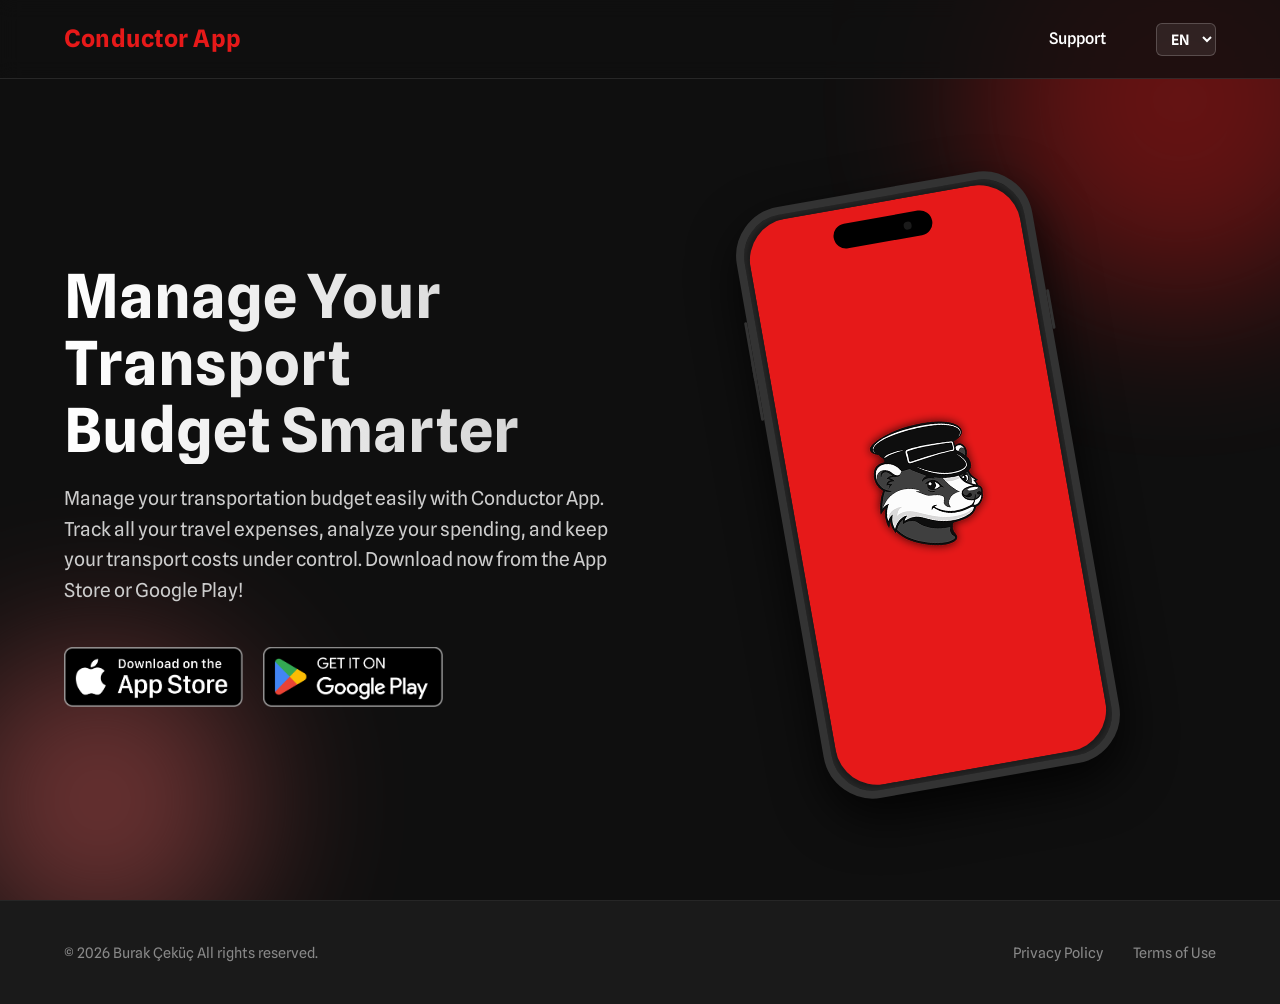
<file: index.html>
<!DOCTYPE html>
<html lang="en">

<head>
    <!-- Google tag (gtag.js) -->
    <script async src="https://www.googletagmanager.com/gtag/js?id=G-QZ2R4CW2ME"></script>
    <script>
        window.dataLayer = window.dataLayer || [];
        function gtag() { dataLayer.push(arguments); }
        gtag('js', new Date());

        gtag('config', 'G-QZ2R4CW2ME');

        // Global Click Tracking for Buttons and Links
        document.addEventListener('click', (e) => {
            const target = e.target.closest('a, button');
            if (target) {
                const label = target.innerText.trim() || target.getAttribute('aria-label') || target.id || target.name || 'unlabeled';
                gtag('event', 'ui_click', {
                    'element_text': label.substring(0, 40),
                    'element_type': target.tagName.toLowerCase(),
                    'element_id': target.id || 'none',
                    'link_url': target.href || 'none'
                });
            }
        }, true);
    </script>
    <meta charset="UTF-8">
    <meta name="viewport" content="width=device-width, initial-scale=1.0">
    <title>Conductor App</title>
    <link rel="preconnect" href="https://fonts.googleapis.com">
    <link rel="preconnect" href="https://fonts.gstatic.com" crossorigin>
    <link href="https://fonts.googleapis.com/css2?family=Spline+Sans:wght@300;400;500;600;700&display=swap"
        rel="stylesheet">
    <link rel="stylesheet" href="style.css?v=1.1">
</head>

<body>

    <!-- Header -->
    <header>
        <div class="logo" id="app-name">Conductor App</div>
        <div class="nav-container">
            <nav>
                <ul>
                    <li><a href="https://conductor.mobi/support/" id="nav-support">Destek</a></li>
                </ul>
            </nav>
            <select class="lang-select" id="lang-select">
                <option value="en">EN</option>
                <option value="tr">TR</option>
                <option value="es">ES</option>
                <option value="fr">FR</option>
                <option value="de">DE</option>
            </select>
        </div>
    </header>

    <!-- Main Content -->
    <main>
        <section class="hero">
            <div class="blob blob-1"></div>
            <div class="blob blob-2"></div>

            <div class="hero-content">
                <h1 id="hero-title">Ulaşım Bütçeni Akıllıca Yönet</h1>
                <p id="hero-desc">Kondüktör App ile ulaşım bütçeni kolayca yönet. Tüm yolculuk masraflarını takip et,
                    harcamalarını analiz et ve ulaşım giderlerini kontrol altında tut. Hemen App Store veya Google Play'den indirin!</p>

                <div class="store-buttons">
                    <div class="store-btn-container">
                        <a id="link-appstore"
                            href="https://apps.apple.com/tr/app/conductor-fare-assistant/id6758008397?l=tr"
                            target="_blank" style="display: block; line-height: 0;">
                            <img src="img/app_store_tr.png" alt="App Store" class="store-btn available"
                                id="btn-appstore">
                        </a>
                    </div>
                    <div class="store-btn-container">
                        <a id="link-googleplay"
                            href="https://play.google.com/store/apps/details?id=com.burakcekuc.conductor"
                            target="_blank" style="display: block; line-height: 0;">
                            <img src="img/google_play_tr.png" alt="Google Play" class="store-btn available"
                                id="btn-googleplay">
                        </a>
                    </div>
                </div>
            </div>

            <div class="hero-visual">
                <div class="phone-mockup">
                    <div class="phone-screen">
                        <div class="notch"></div>
                        <img src="img/splash.png" alt="App Splash Screen" class="app-screenshot">
                    </div>
                </div>
            </div>
        </section>
    </main>

    <!-- Footer -->
    <footer>
        <div class="footer-left">
            <p id="copyright">© 2026 Burak Çeküç Tüm hakları saklıdır.</p>
        </div>
        <div class="footer-right">
            <div class="footer-links">
                <a href="https://conductor.mobi/privacy/" id="link-privacy">Gizlilik Politikası</a>
                <a href="https://conductor.mobi/terms-of-use/" id="link-terms">Kullanım Koşulları</a>
            </div>
        </div>
    </footer>

    <script src="script.js?v=1.1"></script>
</body>

</html>
</file>
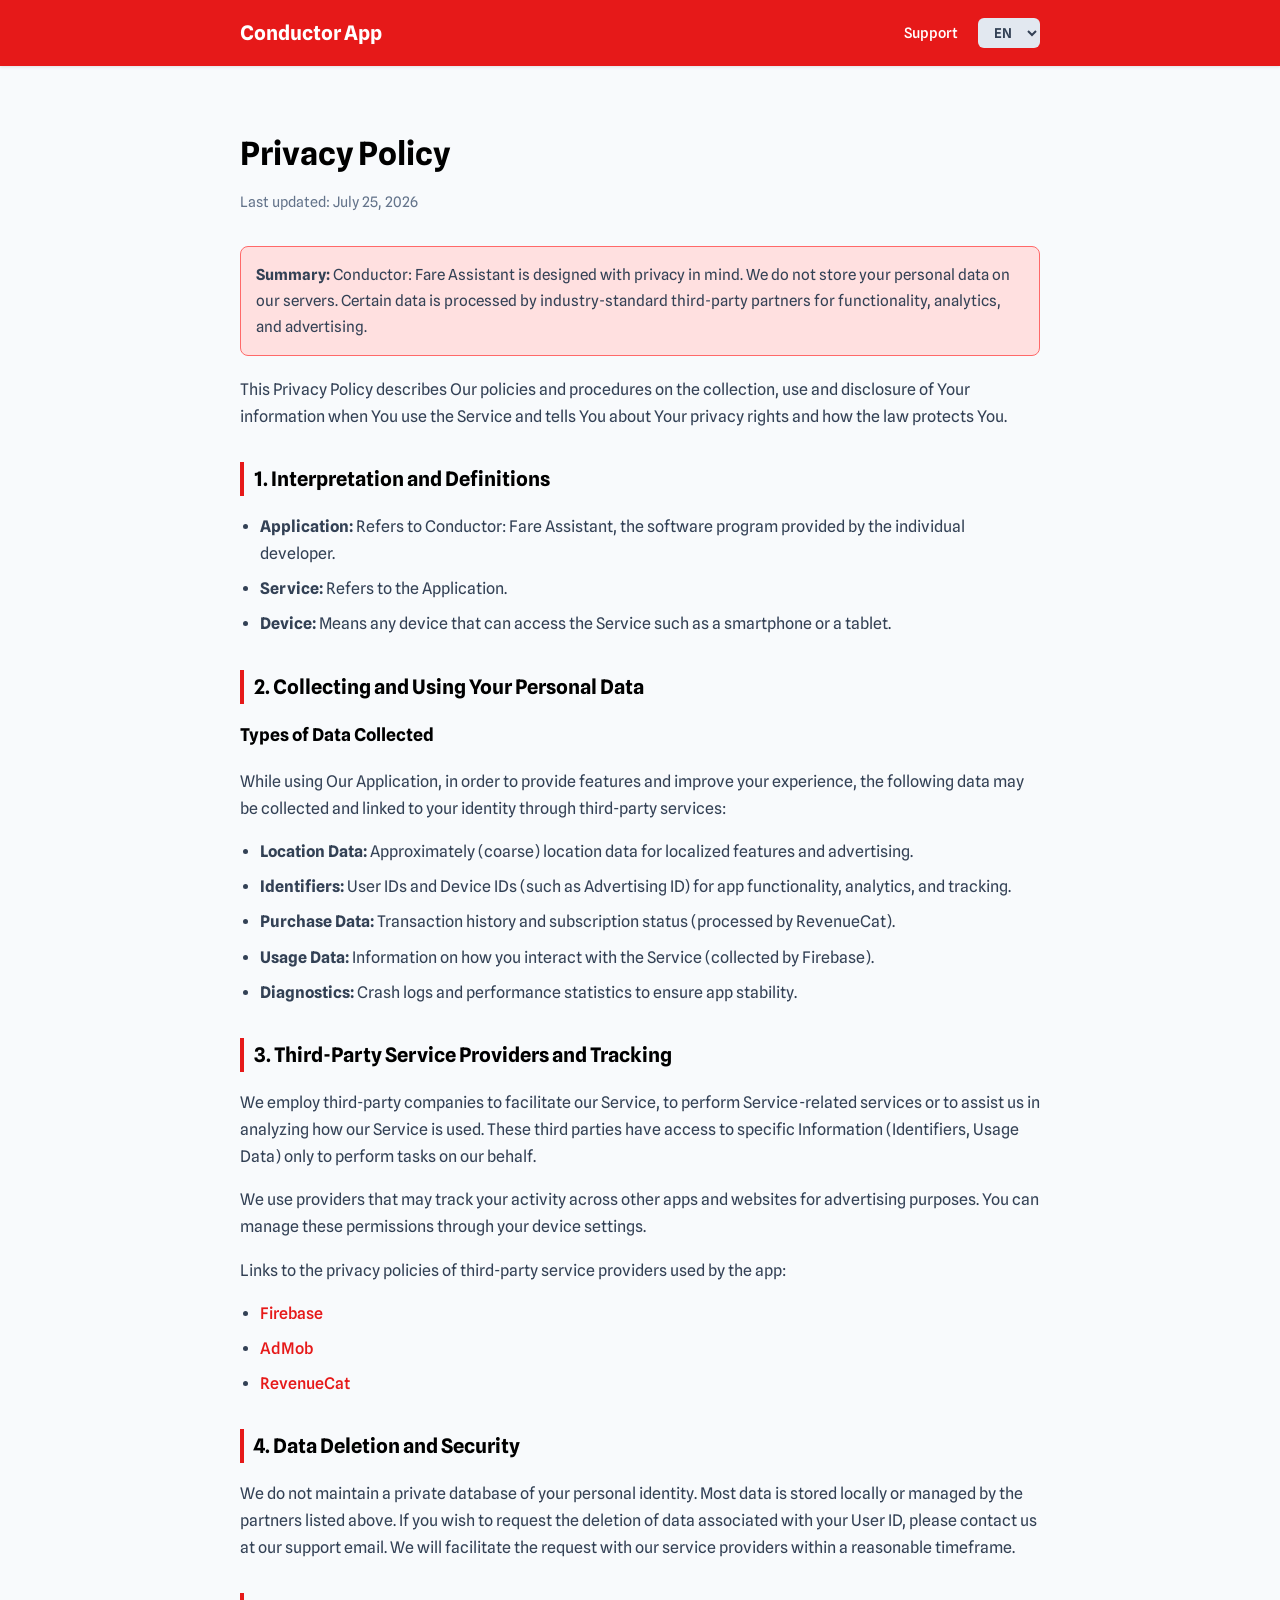
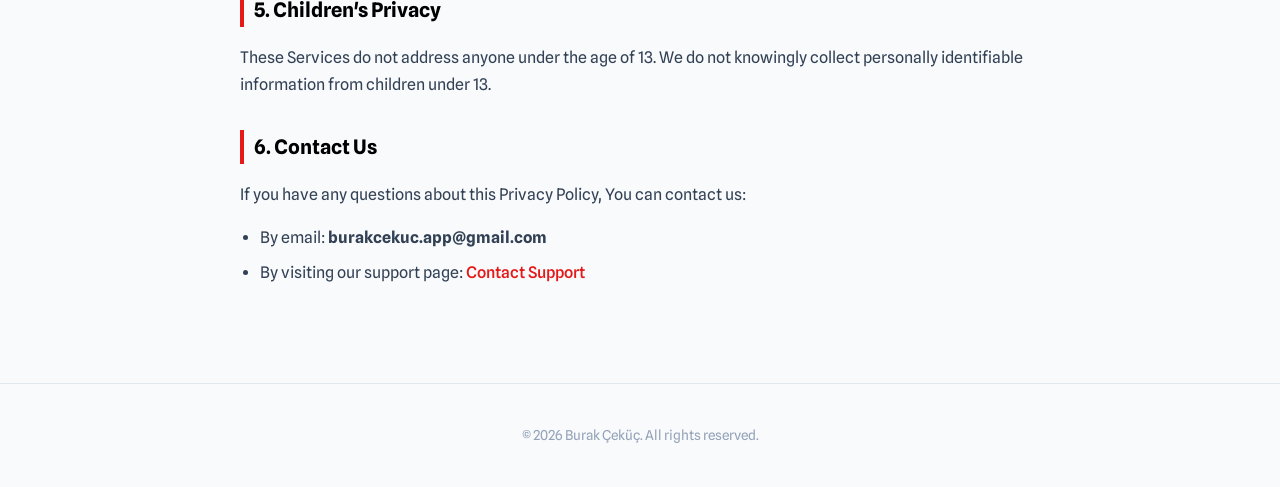
<file: privacy/index.html>
<!DOCTYPE html>
<html lang="en">

<head>
    <!-- Google tag (gtag.js) -->
    <script async src="https://www.googletagmanager.com/gtag/js?id=G-QZ2R4CW2ME"></script>
    <script>
        window.dataLayer = window.dataLayer || [];
        function gtag() { dataLayer.push(arguments); }
        gtag('js', new Date());

        gtag('config', 'G-QZ2R4CW2ME');

        // Global Click Tracking for Buttons and Links
        document.addEventListener('click', (e) => {
            const target = e.target.closest('a, button');
            if (target) {
                const label = target.innerText.trim() || target.getAttribute('aria-label') || target.id || target.name || 'unlabeled';
                gtag('event', 'ui_click', {
                    'element_text': label.substring(0, 40),
                    'element_type': target.tagName.toLowerCase(),
                    'element_id': target.id || 'none',
                    'link_url': target.href || 'none'
                });
            }
        }, true);
    </script>
    <meta charset="UTF-8">
    <meta name="viewport" content="width=device-width, initial-scale=1.0">
    <title>Conductor App - Privacy Policy</title>

    <link rel="preconnect" href="https://fonts.googleapis.com">
    <link rel="preconnect" href="https://fonts.gstatic.com" crossorigin>
    <link href="https://fonts.googleapis.com/css2?family=Spline+Sans:wght@300;400;500;600;700&display=swap"
        rel="stylesheet">

    <style>
        :root {
            --primary-color: #e61919;
            --bg-color: #f8fafc;
            --text-color: #334155;
            --heading-color: #000;
            --card-bg: #ffffff;
        }

        body {
            font-family: 'Spline Sans', sans-serif;
            line-height: 1.7;
            color: var(--text-color);
            background-color: var(--bg-color);
            margin: 0;
            padding: 0;
        }

        header {
            background: var(--primary-color);
            box-shadow: 0 1px 3px rgba(0, 0, 0, 0.1);
            position: sticky;
            top: 0;
            z-index: 100;
            padding: 1rem 0;
        }

        .container {
            max-width: 800px;
            margin: 0 auto;
            padding: 0 20px;
        }

        .nav-wrapper {
            display: flex;
            justify-content: space-between;
            align-items: center;
        }

        .brand {
            font-size: 1.25rem;
            font-weight: 700;
            color: var(--card-bg);
            display: flex;
            align-items: center;
            gap: 10px;
        }

        .lang-select {
            padding: 6px 12px;
            border-radius: 6px;
            font-size: 0.85rem;
            font-weight: 600;
            border: none;
            background: #e2e8f0;
            color: #334155;
            cursor: pointer;
            font-family: 'Spline Sans', sans-serif;
            outline: none;
        }

        .content-section {
            display: none;
            padding: 40px 0;
            animation: fadeIn 0.5s ease;
        }

        .content-section.active {
            display: block;
        }

        h1 {
            font-size: 2rem;
            color: var(--heading-color);
            margin-bottom: 0.5rem;
        }

        .date {
            font-size: 0.9rem;
            color: #64748b;
            margin-bottom: 2rem;
            display: block;
        }

        h2 {
            font-size: 1.25rem;
            color: var(--heading-color);
            margin-top: 2rem;
            border-left: 4px solid var(--primary-color);
            padding-left: 10px;
        }

        h3 {
            font-size: 1.1rem;
            color: var(--heading-color);
            margin-top: 1rem;
        }

        p,
        ul {
            margin-bottom: 1rem;
        }

        ul {
            padding-left: 20px;
        }

        li {
            margin-bottom: 0.5rem;
        }

        a {
            color: var(--primary-color);
            text-decoration: none;
            font-weight: 500;
        }

        a:hover {
            text-decoration: underline;
        }

        .highlight-box {
            background: #ffe0e0;
            border: 1px solid #ff6969;
            border-radius: 8px;
            padding: 15px;
            margin: 20px 0;
            font-size: 0.95rem;
        }

        footer {
            text-align: center;
            padding: 40px 0;
            color: #94a3b8;
            font-size: 0.85rem;
            border-top: 1px solid #e2e8f0;
            margin-top: 40px;
        }

        @keyframes fadeIn {
            from {
                opacity: 0;
                transform: translateY(10px);
            }

            to {
                opacity: 1;
                transform: translateY(0);
            }
        }
    </style>
</head>

<body>

    <header>
        <div class="container nav-wrapper">
            <div class="brand">
                <span id="brand-text">Conductor App</span>
            </div>

            <div style="display: flex; align-items: center; gap: 20px;">
                <a href="../support/" id="nav-support"
                    style="color: white; text-decoration: none; font-size: 0.9rem; font-weight: 500;">Support</a>

                <select class="lang-select" id="lang-select">
                    <option value="en">EN</option>
                    <option value="tr">TR</option>
                    <option value="es">ES</option>
                    <option value="fr">FR</option>
                    <option value="de">DE</option>
                </select>
            </div>
        </div>
    </header>

    <main class="container">

        <!-- ENGLISH -->
        <div id="en" class="content-section">
            <h1>Privacy Policy</h1>
            <span class="date">Last updated: July 25, 2026</span>

            <div class="highlight-box">
                <strong>Summary:</strong> Conductor: Fare Assistant is designed with privacy in mind. We do not store
                your personal data on our servers. Certain data is processed by industry-standard third-party partners
                for functionality, analytics, and advertising.
            </div>

            <p>This Privacy Policy describes Our policies and procedures on the collection, use and disclosure of Your
                information when You use the Service and tells You about Your privacy rights and how the law protects
                You.</p>

            <h2>1. Interpretation and Definitions</h2>
            <ul>
                <li><strong>Application:</strong> Refers to Conductor: Fare Assistant, the software program provided by
                    the individual developer.</li>
                <li><strong>Service:</strong> Refers to the Application.</li>
                <li><strong>Device:</strong> Means any device that can access the Service such as a smartphone or a
                    tablet.</li>
            </ul>

            <h2>2. Collecting and Using Your Personal Data</h2>
            <h3>Types of Data Collected</h3>
            <p>While using Our Application, in order to provide features and improve your experience, the following data
                may be collected and linked to your identity through third-party services:</p>
            <ul>
                <li><strong>Location Data:</strong> Approximately (coarse) location data for localized features and
                    advertising.</li>
                <li><strong>Identifiers:</strong> User IDs and Device IDs (such as Advertising ID) for app
                    functionality, analytics, and tracking.</li>
                <li><strong>Purchase Data:</strong> Transaction history and subscription status (processed by
                    RevenueCat).</li>
                <li><strong>Usage Data:</strong> Information on how you interact with the Service (collected by
                    Firebase).</li>
                <li><strong>Diagnostics:</strong> Crash logs and performance statistics to ensure app stability.</li>
            </ul>

            <h2>3. Third-Party Service Providers and Tracking</h2>
            <p>We employ third-party companies to facilitate our Service, to perform Service-related services or to
                assist us in analyzing how our Service is used. These third parties have access to specific Information
                (Identifiers, Usage Data) only to perform tasks on our behalf.</p>
            <p>We use providers that may track your activity across other apps and websites for advertising purposes.
                You can manage these permissions through your device settings.</p>
            <p>Links to the privacy policies of third-party service providers used by the app:</p>
            <ul>
                <li><a href="https://firebase.google.com/support/privacy" target="_blank">Firebase</a></li>
                <li><a href="https://support.google.com/admob/answer/6128543?hl=en" target="_blank">AdMob</a></li>
                <li><a href="https://www.revenuecat.com/privacy" target="_blank">RevenueCat</a></li>
            </ul>

            <h2>4. Data Deletion and Security</h2>
            <p>We do not maintain a private database of your personal identity. Most data is stored locally or managed
                by the partners listed above. If you wish to request the deletion of data associated with your User ID,
                please contact us at our support email. We will facilitate the request with our service providers within
                a reasonable timeframe.</p>

            <h2>5. Children's Privacy</h2>
            <p>These Services do not address anyone under the age of 13. We do not knowingly collect personally
                identifiable information from children under 13.</p>

            <h2>6. Contact Us</h2>
            <p>If you have any questions about this Privacy Policy, You can contact us:</p>
            <ul>
                <li>By email: <strong>burakcekuc.app@gmail.com</strong></li>
                <li>By visiting our support page: <a href="../support/">Contact Support</a></li>
            </ul>
        </div>

        <!-- TURKISH -->
        <div id="tr" class="content-section">
            <h1>Gizlilik Politikası</h1>
            <span class="date">Son güncelleme: 25 Temmuz 2026</span>

            <div class="highlight-box">
                <strong>Özet:</strong> Kondüktör: Yol Ücreti Asistanı, gizliliğinize önem verecek şekilde
                tasarlanmıştır. Kişisel verilerinizi kendi sunucularımızda saklamıyoruz. Belirli veriler işlevsellik,
                analiz ve reklam amaçlı üçüncü taraf ortaklarımız tarafından işlenir.
            </div>

            <p>Bu Gizlilik Politikası, Hizmeti kullandığınızda bilgilerinizin toplanması, kullanılması ve ifşa
                edilmesine ilişkin politikalarımızı açıklar; gizlilik haklarınız ve yasaların sizi nasıl koruduğu
                hakkında bilgi verir.</p>

            <h2>1. Tanımlar</h2>
            <ul>
                <li><strong>Uygulama:</strong> Bireysel geliştirici tarafından sağlanan yazılım programı olan Kondüktör:
                    Yol Ücreti Asistanı'nı ifade eder.</li>
                <li><strong>Hizmet:</strong> Uygulamayı ifade eder.</li>
                <li><strong>Cihaz:</strong> Akıllı telefon veya tablet gibi Hizmete erişebilen her türlü cihazı ifade
                    eder.</li>
            </ul>

            <h2>2. Verilerinizin Toplanması ve Kullanımı</h2>
            <h3>Toplanan Veri Türleri</h3>
            <p>Uygulamamızı kullanırken, özellikleri sağlamak ve deneyiminizi iyileştirmek amacıyla aşağıdaki veriler
                üçüncü taraf servisler aracılığıyla toplanabilir ve kimliğinizle ilişkilendirilebilir:</p>
            <ul>
                <li><strong>Konum Verileri:</strong> Yerelleştirilmiş özellikler ve reklamlar için yaklaşık (hassas
                    olmayan) konum verileri.</li>
                <li><strong>Kimlik Tanımlayıcılar:</strong> Uygulama işlevselliği, analiz ve takip için Kullanıcı ve
                    Cihaz Kimlikleri (Reklam Kimliği dahil).</li>
                <li><strong>Satın Alma Verileri:</strong> İşlem geçmişi ve abonelik durumu (RevenueCat tarafından
                    işlenir).</li>
                <li><strong>Kullanım Verileri:</strong> Hizmetle nasıl etkileşime girdiğinize dair bilgiler (Firebase
                    tarafından toplanır).</li>
                <li><strong>Tanılama:</strong> Uygulama kararlılığını sağlamak için hata günlükleri ve performans
                    istatistikleri.</li>
            </ul>

            <h2>3. Üçüncü Taraf Hizmet Sağlayıcılar ve Takip</h2>
            <p>Hizmetimizi kolaylaştırmak veya kullanım analizine yardımcı olmak için üçüncü taraf şirketleri
                kullanıyoruz. Bu taraflar, yalnızca bizim adımıza görevleri yerine getirmek için belirli bilgilere
                erişebilirler.</p>
            <p>Reklam amaçlı olarak diğer uygulamalar genelinde faaliyetlerinizi izleyebilecek sağlayıcılar
                kullanıyoruz. Bu izinleri cihaz ayarlarınızdan yönetebilirsiniz.</p>
            <p>Uygulama tarafından kullanılan üçüncü taraf hizmet sağlayıcıların gizlilik politikalarına bağlantılar:
            </p>
            <ul>
                <li><a href="https://firebase.google.com/support/privacy" target="_blank">Firebase</a></li>
                <li><a href="https://support.google.com/admob/answer/6128543?hl=en" target="_blank">AdMob</a></li>
                <li><a href="https://www.revenuecat.com/privacy" target="_blank">RevenueCat</a></li>
            </ul>

            <h2>4. Veri Silme ve Güvenlik</h2>
            <p>Kişisel kimlik bilgilerinizden oluşan bir veritabanı tutmuyoruz. Çoğu veri cihazınızda saklanır veya
                yukarıda listelenen ortaklarca yönetilir. Kullanıcı Kimliğinizle ilişkili verilerin silinmesini talep
                etmek isterseniz, lütfen destek e-posta adresimizden bizimle iletişime geçin.</p>

            <h2>5. Çocukların Gizliliği</h2>
            <p>Bu Hizmetler 13 yaşın altındaki kimseye hitap etmemektedir. Çocuklardan bilerek kişisel veri
                toplamıyoruz.</p>

            <h2>6. İletişim</h2>
            <p>Bu Gizlilik Politikası hakkında herhangi bir sorunuz varsa, bizimle iletişime geçebilirsiniz:</p>
            <ul>
                <li>E-posta: <strong>burakcekuc.app@gmail.com</strong></li>
                <li>Destek sayfamız: <a href="../support/">Destek ile İletişime Geçin</a></li>
            </ul>
        </div>

        <!-- SPANISH -->
        <div id="es" class="content-section">
            <h1>Política de Privacidad</h1>
            <span class="date">Última actualización: 25 de julio de 2026</span>

            <div class="highlight-box">
                <strong>Resumen:</strong> Revisor: Asistente de Tarifas está diseñado pensando en tu privacidad. No
                almacenamos tus datos personales en nuestros servidores. Ciertos datos son procesados por socios
                externos estándar del sector para funcionalidad, análisis y publicidad.
            </div>

            <p>Esta Política de Privacidad describe nuestras políticas y procedimientos sobre la recopilación, uso y
                divulgación de tu información cuando utilizas el Servicio, y te informa sobre tus derechos de
                privacidad y cómo te protege la ley.</p>

            <h2>1. Interpretación y Definiciones</h2>
            <ul>
                <li><strong>Aplicación:</strong> Se refiere a Revisor: Asistente de Tarifas, el programa de software
                    proporcionado por el desarrollador individual.</li>
                <li><strong>Servicio:</strong> Se refiere a la Aplicación.</li>
                <li><strong>Dispositivo:</strong> Cualquier dispositivo que pueda acceder al Servicio, como un
                    smartphone o una tablet.</li>
            </ul>

            <h2>2. Recopilación y Uso de Tus Datos Personales</h2>
            <h3>Tipos de Datos Recopilados</h3>
            <p>Al usar nuestra Aplicación, para proporcionar funciones y mejorar tu experiencia, los siguientes datos
                pueden ser recopilados y vinculados a tu identidad a través de servicios de terceros:</p>
            <ul>
                <li><strong>Datos de Ubicación:</strong> Datos de ubicación aproximada (general) para funciones
                    localizadas y publicidad.</li>
                <li><strong>Identificadores:</strong> ID de usuario e ID de dispositivo (como el ID de publicidad) para
                    la funcionalidad de la app, análisis y seguimiento.</li>
                <li><strong>Datos de Compra:</strong> Historial de transacciones y estado de suscripción (procesado por
                    RevenueCat).</li>
                <li><strong>Datos de Uso:</strong> Información sobre cómo interactúas con el Servicio (recopilado por
                    Firebase).</li>
                <li><strong>Diagnóstico:</strong> Registros de fallos y estadísticas de rendimiento para garantizar la
                    estabilidad de la app.</li>
            </ul>

            <h2>3. Proveedores de Servicios de Terceros y Seguimiento</h2>
            <p>Empleamos empresas de terceros para facilitar nuestro Servicio, realizar servicios relacionados con el
                Servicio o ayudarnos a analizar cómo se utiliza nuestro Servicio. Estos terceros tienen acceso a
                información específica (Identificadores, Datos de Uso) solo para realizar tareas en nuestro nombre.</p>
            <p>Utilizamos proveedores que pueden rastrear tu actividad en otras apps y sitios web con fines
                publicitarios. Puedes gestionar estos permisos a través de la configuración de tu dispositivo.</p>
            <p>Enlaces a las políticas de privacidad de los proveedores de servicios de terceros utilizados por la app:
            </p>
            <ul>
                <li><a href="https://firebase.google.com/support/privacy" target="_blank">Firebase</a></li>
                <li><a href="https://support.google.com/admob/answer/6128543?hl=en" target="_blank">AdMob</a></li>
                <li><a href="https://www.revenuecat.com/privacy" target="_blank">RevenueCat</a></li>
            </ul>

            <h2>4. Eliminación y Seguridad de Datos</h2>
            <p>No mantenemos una base de datos privada de tu identidad personal. La mayoría de los datos se almacenan
                localmente o son gestionados por los socios mencionados anteriormente. Si deseas solicitar la
                eliminación de los datos asociados a tu ID de usuario, contáctanos en nuestro correo de soporte. Haremos
                la solicitud a nuestros proveedores de servicios en un plazo razonable.</p>

            <h2>5. Privacidad de los Niños</h2>
            <p>Estos Servicios no están dirigidos a personas menores de 13 años. No recopilamos deliberadamente
                información de identificación personal de niños menores de 13 años.</p>

            <h2>6. Contáctanos</h2>
            <p>Si tienes alguna pregunta sobre esta Política de Privacidad, puedes contactarnos:</p>
            <ul>
                <li>Por correo electrónico: <strong>burakcekuc.app@gmail.com</strong></li>
                <li>Visitando nuestra página de soporte: <a href="../support/">Contactar Soporte</a></li>
            </ul>
        </div>

        <!-- FRENCH -->
        <div id="fr" class="content-section">
            <h1>Politique de Confidentialité</h1>
            <span class="date">Dernière mise à jour : 25 juillet 2026</span>

            <div class="highlight-box">
                <strong>Résumé :</strong> Contrôleur : Assistant du tarif est conçu en tenant compte de votre vie
                privée. Nous ne stockons pas vos données personnelles sur nos serveurs. Certaines données sont traitées
                par des partenaires tiers standard du secteur pour les fonctionnalités, l'analyse et la publicité.
            </div>

            <p>Cette Politique de Confidentialité décrit nos politiques et procédures concernant la collecte,
                l'utilisation et la divulgation de vos informations lorsque vous utilisez le Service, et vous informe
                de vos droits en matière de confidentialité et de la manière dont la loi vous protège.</p>

            <h2>1. Interprétation et Définitions</h2>
            <ul>
                <li><strong>Application :</strong> Désigne Contrôleur : Assistant du tarif, le programme logiciel
                    fourni par le développeur individuel.</li>
                <li><strong>Service :</strong> Désigne l'Application.</li>
                <li><strong>Appareil :</strong> Tout appareil pouvant accéder au Service, tel qu'un smartphone ou une
                    tablette.</li>
            </ul>

            <h2>2. Collecte et Utilisation de Vos Données Personnelles</h2>
            <h3>Types de données collectées</h3>
            <p>Lors de l'utilisation de notre Application, afin de fournir des fonctionnalités et d'améliorer votre
                expérience, les données suivantes peuvent être collectées et liées à votre identité via des services
                tiers :</p>
            <ul>
                <li><strong>Données de localisation :</strong> Données de localisation approximatives (générales) pour
                    les fonctionnalités localisées et la publicité.</li>
                <li><strong>Identifiants :</strong> ID d'utilisateur et ID d'appareil (tel que l'ID publicitaire) pour
                    la fonctionnalité de l'application, l'analyse et le suivi.</li>
                <li><strong>Données d'achat :</strong> Historique des transactions et statut d'abonnement (traité par
                    RevenueCat).</li>
                <li><strong>Données d'utilisation :</strong> Informations sur la façon dont vous interagissez avec le
                    Service (collectées par Firebase).</li>
                <li><strong>Diagnostics :</strong> Journaux de plantage et statistiques de performance pour assurer la
                    stabilité de l'application.</li>
            </ul>

            <h2>3. Fournisseurs de Services Tiers et Suivi</h2>
            <p>Nous faisons appel à des entreprises tierces pour faciliter notre Service, effectuer des services liés
                au Service ou nous aider à analyser la façon dont notre Service est utilisé. Ces tiers ont accès à des
                informations spécifiques (Identifiants, Données d'utilisation) uniquement pour effectuer des tâches en
                notre nom.</p>
            <p>Nous utilisons des fournisseurs susceptibles de suivre votre activité sur d'autres applications et sites
                web à des fins publicitaires. Vous pouvez gérer ces autorisations via les paramètres de votre
                appareil.</p>
            <p>Liens vers les politiques de confidentialité des fournisseurs de services tiers utilisés par
                l'application :</p>
            <ul>
                <li><a href="https://firebase.google.com/support/privacy" target="_blank">Firebase</a></li>
                <li><a href="https://support.google.com/admob/answer/6128543?hl=en" target="_blank">AdMob</a></li>
                <li><a href="https://www.revenuecat.com/privacy" target="_blank">RevenueCat</a></li>
            </ul>

            <h2>4. Suppression et Sécurité des Données</h2>
            <p>Nous ne maintenons pas de base de données privée de votre identité personnelle. La plupart des données
                sont stockées localement ou gérées par les partenaires listés ci-dessus. Si vous souhaitez demander la
                suppression des données associées à votre ID d'utilisateur, contactez-nous à notre adresse e-mail de
                support. Nous faciliterons la demande auprès de nos prestataires de services dans un délai raisonnable.
            </p>

            <h2>5. Confidentialité des Enfants</h2>
            <p>Ces Services ne s'adressent pas aux personnes de moins de 13 ans. Nous ne collectons pas
                intentionnellement d'informations d'identification personnelle auprès d'enfants de moins de 13 ans.</p>

            <h2>6. Contactez-Nous</h2>
            <p>Si vous avez des questions concernant cette Politique de Confidentialité, vous pouvez nous contacter :</p>
            <ul>
                <li>Par e-mail : <strong>burakcekuc.app@gmail.com</strong></li>
                <li>En visitant notre page de support : <a href="../support/">Contacter le Support</a></li>
            </ul>
        </div>

        <!-- GERMAN -->
        <div id="de" class="content-section">
            <h1>Datenschutzrichtlinie</h1>
            <span class="date">Letzte Aktualisierung: 25. Juli 2026</span>

            <div class="highlight-box">
                <strong>Zusammenfassung:</strong> Schaffner: Fahrpreis-Assistent wurde unter Berücksichtigung Ihrer
                Privatsphäre entwickelt. Wir speichern Ihre personenbezogenen Daten nicht auf unseren Servern.
                Bestimmte Daten werden von branchenüblichen Drittanbietern für Funktionalität, Analyse und Werbung
                verarbeitet.
            </div>

            <p>Diese Datenschutzrichtlinie beschreibt unsere Richtlinien und Verfahren zur Erhebung, Nutzung und
                Offenlegung Ihrer Informationen bei der Nutzung des Dienstes und informiert Sie über Ihre
                Datenschutzrechte und wie das Gesetz Sie schützt.</p>

            <h2>1. Auslegung und Definitionen</h2>
            <ul>
                <li><strong>Anwendung:</strong> Bezieht sich auf Schaffner: Fahrpreis-Assistent, das vom
                    Einzelentwickler bereitgestellte Softwareprogramm.</li>
                <li><strong>Dienst:</strong> Bezieht sich auf die Anwendung.</li>
                <li><strong>Gerät:</strong> Bezeichnet jedes Gerät, das auf den Dienst zugreifen kann, wie ein
                    Smartphone oder Tablet.</li>
            </ul>

            <h2>2. Erhebung und Nutzung Ihrer personenbezogenen Daten</h2>
            <h3>Arten der erhobenen Daten</h3>
            <p>Bei der Nutzung unserer Anwendung können, um Funktionen bereitzustellen und Ihre Erfahrung zu
                verbessern, die folgenden Daten über Drittanbieterdienste erhoben und mit Ihrer Identität verknüpft
                werden:</p>
            <ul>
                <li><strong>Standortdaten:</strong> Ungefähre (grobe) Standortdaten für lokalisierte Funktionen und
                    Werbung.</li>
                <li><strong>Kennungen:</strong> Benutzer- und Geräte-IDs (wie die Werbe-ID) für App-Funktionalität,
                    Analyse und Tracking.</li>
                <li><strong>Kaufdaten:</strong> Transaktionsverlauf und Abonnementstatus (verarbeitet von
                    RevenueCat).</li>
                <li><strong>Nutzungsdaten:</strong> Informationen darüber, wie Sie mit dem Dienst interagieren
                    (erfasst von Firebase).</li>
                <li><strong>Diagnosedaten:</strong> Absturzprotokolle und Leistungsstatistiken zur Sicherstellung der
                    App-Stabilität.</li>
            </ul>

            <h2>3. Drittanbieter-Dienstleister und Tracking</h2>
            <p>Wir setzen Drittunternehmen ein, um unseren Dienst zu erleichtern, dienstbezogene Leistungen zu
                erbringen oder uns bei der Analyse der Nutzung unseres Dienstes zu unterstützen. Diese Dritten haben
                nur Zugriff auf bestimmte Informationen (Kennungen, Nutzungsdaten), um Aufgaben in unserem Auftrag
                auszuführen.</p>
            <p>Wir nutzen Anbieter, die Ihre Aktivitäten über andere Apps und Websites hinweg zu Werbezwecken
                verfolgen können. Sie können diese Berechtigungen über die Einstellungen Ihres Geräts verwalten.</p>
            <p>Links zu den Datenschutzrichtlinien der von der App verwendeten Drittanbieter-Dienstleister:</p>
            <ul>
                <li><a href="https://firebase.google.com/support/privacy" target="_blank">Firebase</a></li>
                <li><a href="https://support.google.com/admob/answer/6128543?hl=en" target="_blank">AdMob</a></li>
                <li><a href="https://www.revenuecat.com/privacy" target="_blank">RevenueCat</a></li>
            </ul>

            <h2>4. Datenlöschung und Sicherheit</h2>
            <p>Wir führen keine private Datenbank Ihrer persönlichen Identität. Die meisten Daten werden lokal
                gespeichert oder von den oben genannten Partnern verwaltet. Wenn Sie die Löschung der mit Ihrer
                Benutzer-ID verknüpften Daten beantragen möchten, kontaktieren Sie uns bitte über unsere
                Support-E-Mail-Adresse. Wir werden die Anfrage innerhalb eines angemessenen Zeitraums an unsere
                Dienstleister weiterleiten.</p>

            <h2>5. Datenschutz von Kindern</h2>
            <p>Diese Dienste richten sich nicht an Personen unter 13 Jahren. Wir erheben wissentlich keine
                personenbezogenen Daten von Kindern unter 13 Jahren.</p>

            <h2>6. Kontaktieren Sie uns</h2>
            <p>Wenn Sie Fragen zu dieser Datenschutzrichtlinie haben, können Sie uns kontaktieren:</p>
            <ul>
                <li>Per E-Mail: <strong>burakcekuc.app@gmail.com</strong></li>
                <li>Über unsere Support-Seite: <a href="../support/">Support kontaktieren</a></li>
            </ul>
        </div>

    </main>

    <footer>
        <div class="container">
            &copy; 2026 Burak Çeküç. All rights reserved.
        </div>
    </footer>

    <script>
        function switchLang(lang) {
            document.querySelectorAll('.content-section').forEach(s => s.classList.remove('active'));
            const section = document.getElementById(lang);
            if (section) section.classList.add('active');

            document.getElementById('lang-select').value = lang;

            const labels = {
                tr: { brand: 'Kondüktör App', support: 'Destek' },
                en: { brand: 'Conductor App', support: 'Support' },
                es: { brand: 'Revisor App', support: 'Soporte' },
                fr: { brand: 'Contrôleur App', support: 'Support' },
                de: { brand: 'Schaffner App', support: 'Support' }
            };
            const lbl = labels[lang] || labels.en;
            document.getElementById('brand-text').innerText = lbl.brand;
            document.getElementById('nav-support').innerText = lbl.support;

            localStorage.setItem('conductor-lang', lang);
            document.documentElement.lang = lang;
        }

        document.addEventListener('DOMContentLoaded', () => {
            const savedLang = localStorage.getItem('conductor-lang') || 'en';
            switchLang(savedLang);
            document.getElementById('lang-select').addEventListener('change', e => switchLang(e.target.value));
        });
    </script>

</body>

</html>
</file>
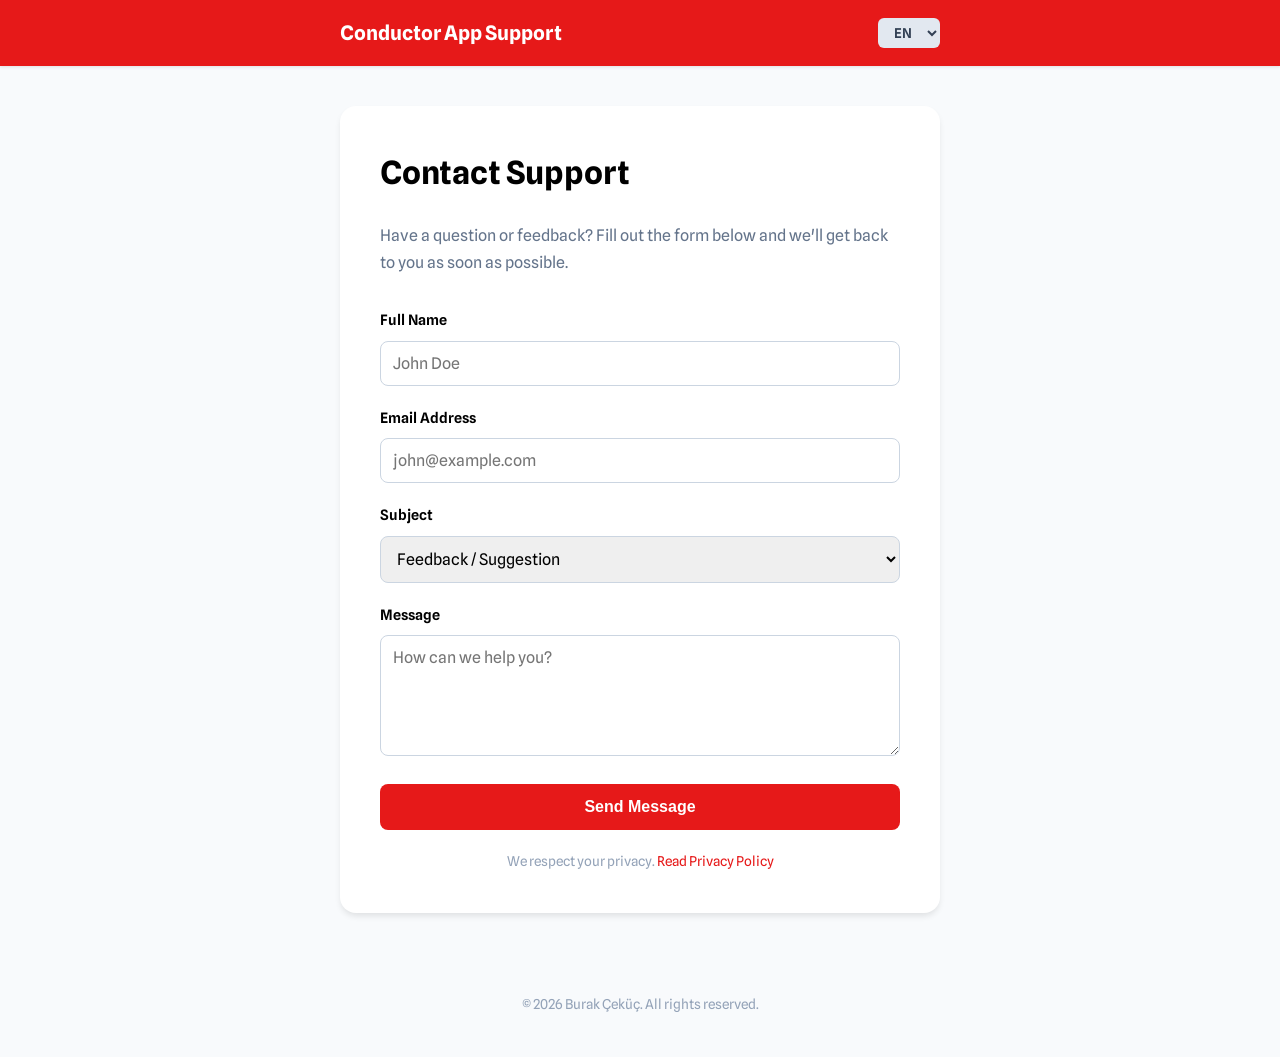
<file: support/index.html>
<!DOCTYPE html>
<html lang="en">

<head>
    <!-- Google tag (gtag.js) -->
    <script async src="https://www.googletagmanager.com/gtag/js?id=G-QZ2R4CW2ME"></script>
    <script>
        window.dataLayer = window.dataLayer || [];
        function gtag() { dataLayer.push(arguments); }
        gtag('js', new Date());

        gtag('config', 'G-QZ2R4CW2ME');

        // Global Click Tracking for Buttons and Links
        document.addEventListener('click', (e) => {
            const target = e.target.closest('a, button');
            if (target) {
                const label = target.innerText.trim() || target.getAttribute('aria-label') || target.id || target.name || 'unlabeled';
                gtag('event', 'ui_click', {
                    'element_text': label.substring(0, 40),
                    'element_type': target.tagName.toLowerCase(),
                    'element_id': target.id || 'none',
                    'link_url': target.href || 'none'
                });
            }
        }, true);
    </script>
    <meta charset="UTF-8">
    <meta name="viewport" content="width=device-width, initial-scale=1.0">
    <title>Conductor App - Support</title>

    <link rel="preconnect" href="https://fonts.googleapis.com">
    <link rel="preconnect" href="https://fonts.gstatic.com" crossorigin>
    <link href="https://fonts.googleapis.com/css2?family=Spline+Sans:wght@300;400;500;600;700&display=swap"
        rel="stylesheet">

    <style>
        :root {
            --primary-color: #e61919;
            --bg-color: #f8fafc;
            --text-color: #334155;
            --heading-color: #000;
            --card-bg: #ffffff;
            --input-border: #cbd5e1;
        }

        body {
            font-family: 'Spline Sans', sans-serif;
            line-height: 1.7;
            color: var(--text-color);
            background-color: var(--bg-color);
            margin: 0;
            padding: 0;
        }

        /* Header */
        header {
            background: var(--primary-color);
            box-shadow: 0 1px 3px rgba(0, 0, 0, 0.1);
            position: sticky;
            top: 0;
            z-index: 100;
            padding: 1rem 0;
        }

        .container {
            max-width: 600px;
            margin: 0 auto;
            padding: 0 20px;
        }

        .nav-wrapper {
            display: flex;
            justify-content: space-between;
            align-items: center;
        }

        .brand {
            font-size: 1.25rem;
            font-weight: 700;
            color: var(--card-bg);
            text-decoration: none;
        }

        .lang-select {
            padding: 6px 12px;
            border-radius: 6px;
            font-size: 0.85rem;
            font-weight: 600;
            border: none;
            background: #e2e8f0;
            color: #334155;
            cursor: pointer;
            font-family: 'Spline Sans', sans-serif;
            outline: none;
            width: auto;
        }

        /* Form Styling */
        .form-card {
            background: var(--card-bg);
            padding: 40px;
            border-radius: 16px;
            box-shadow: 0 4px 6px -1px rgba(0, 0, 0, 0.1);
            margin-top: 40px;
        }

        h1 {
            margin-top: 0;
            color: var(--heading-color);
        }

        p {
            color: #64748b;
            margin-bottom: 2rem;
        }

        .form-group {
            margin-bottom: 20px;
        }

        label {
            display: block;
            margin-bottom: 8px;
            font-weight: 600;
            font-size: 0.9rem;
            color: var(--heading-color);
        }

        input,
        textarea,
        select {
            width: 100%;
            padding: 12px;
            border: 1px solid var(--input-border);
            border-radius: 8px;
            font-family: 'Spline Sans', sans-serif;
            font-size: 1rem;
            box-sizing: border-box;
            transition: border-color 0.3s;
        }

        input:focus,
        textarea:focus {
            outline: none;
            border-color: var(--primary-color);
            box-shadow: 0 0 0 3px rgba(230, 25, 25, 0.1);
        }

        button[type="submit"] {
            width: 100%;
            background: var(--primary-color);
            color: white;
            padding: 14px;
            border: none;
            border-radius: 8px;
            font-size: 1rem;
            font-weight: 600;
            cursor: pointer;
            transition: background 0.3s;
        }

        button[type="submit"]:hover {
            background: #cc0000;
        }

        .privacy-link {
            display: block;
            text-align: center;
            margin-top: 20px;
            font-size: 0.85rem;
            color: #94a3b8;
        }

        .privacy-link a {
            color: var(--primary-color);
            text-decoration: none;
        }

        /* Footer */
        footer {
            text-align: center;
            padding: 40px 0;
            color: #94a3b8;
            font-size: 0.85rem;
            margin-top: 40px;
        }
    </style>
</head>

<body>

    <header>
        <div class="container nav-wrapper">
            <a href="#" class="brand">
                <span id="brand-text">Conductor App Support</span>
            </a>
            <select class="lang-select" id="lang-select">
                <option value="en">EN</option>
                <option value="tr">TR</option>
                <option value="es">ES</option>
                <option value="fr">FR</option>
                <option value="de">DE</option>
            </select>
        </div>
    </header>

    <main class="container">

        <div class="form-card">
            <h1 id="page-title">Contact Support</h1>
            <p id="page-desc">Have a question or feedback? Fill out the form below and we'll get back to you as soon as
                possible.</p>

            <form action="https://formspree.io/f/meeezdod" method="POST">

                <div class="form-group">
                    <label for="name" id="label-name">Full Name</label>
                    <input type="text" id="name" name="name" placeholder="John Doe" required>
                </div>

                <div class="form-group">
                    <label for="email" id="label-email">Email Address</label>
                    <input type="email" id="email" name="email" placeholder="john@example.com" required>
                </div>

                <div class="form-group">
                    <label for="subject" id="label-subject">Subject</label>
                    <select id="subject" name="subject">
                        <option value="Feedback">Feedback / Suggestion</option>
                        <option value="Bug">Report a Bug</option>
                        <option value="Other">Other</option>
                    </select>
                </div>

                <div class="form-group">
                    <label for="message" id="label-message">Message</label>
                    <textarea id="message" name="message" rows="5" placeholder="How can we help you?"
                        required></textarea>
                </div>

                <button type="submit" id="btn-submit">Send Message</button>
            </form>

            <div class="privacy-link">
                <span id="privacy-note">We respect your privacy.</span>
                <a href="../privacy/" id="privacy-anchor">Read Privacy Policy</a>
            </div>
        </div>

    </main>

    <footer>
        <div class="container">
            &copy; 2026 Burak Çeküç. All rights reserved.
        </div>
    </footer>

    <script>
        const supportTexts = {
            en: {
                brand: 'Conductor App Support',
                title: 'Contact Support',
                desc: "Have a question or feedback? Fill out the form below and we'll get back to you as soon as possible.",
                labelName: 'Full Name',
                namePlaceholder: 'John Doe',
                labelEmail: 'Email Address',
                emailPlaceholder: 'john@example.com',
                labelSubject: 'Subject',
                subjectOptions: ['Feedback / Suggestion', 'Report a Bug', 'Other'],
                labelMessage: 'Message',
                messagePlaceholder: 'How can we help you?',
                btnSubmit: 'Send Message',
                privacyNote: 'We respect your privacy.',
                privacyAnchor: 'Read Privacy Policy'
            },
            tr: {
                brand: 'Kondüktör App Destek',
                title: 'Destek ile İletişime Geçin',
                desc: 'Bir sorunuz veya geri bildiriminiz mi var? Formu doldurun, size en kısa sürede dönüş yapalım.',
                labelName: 'Ad Soyad',
                namePlaceholder: 'Adınız Soyadınız',
                labelEmail: 'E-posta Adresi',
                emailPlaceholder: 'ornek@email.com',
                labelSubject: 'Konu',
                subjectOptions: ['Geri Bildirim / Öneri', 'Hata Bildirimi', 'Diğer'],
                labelMessage: 'Mesajınız',
                messagePlaceholder: 'Size nasıl yardımcı olabiliriz?',
                btnSubmit: 'Mesajı Gönder',
                privacyNote: 'Gizliliğinize saygı duyuyoruz.',
                privacyAnchor: 'Gizlilik Politikasını Oku'
            },
            es: {
                brand: 'Revisor App Soporte',
                title: 'Contactar con Soporte',
                desc: '¿Tienes alguna pregunta o comentario? Rellena el formulario a continuación y nos pondremos en contacto contigo lo antes posible.',
                labelName: 'Nombre Completo',
                namePlaceholder: 'Juan García',
                labelEmail: 'Correo Electrónico',
                emailPlaceholder: 'juan@ejemplo.com',
                labelSubject: 'Asunto',
                subjectOptions: ['Comentarios / Sugerencias', 'Reportar un Error', 'Otro'],
                labelMessage: 'Mensaje',
                messagePlaceholder: '¿En qué podemos ayudarte?',
                btnSubmit: 'Enviar Mensaje',
                privacyNote: 'Respetamos tu privacidad.',
                privacyAnchor: 'Leer Política de Privacidad'
            },
            fr: {
                brand: 'Contrôleur App Support',
                title: 'Contacter le Support',
                desc: "Vous avez une question ou un commentaire ? Remplissez le formulaire ci-dessous et nous vous répondrons dès que possible.",
                labelName: 'Nom Complet',
                namePlaceholder: 'Jean Dupont',
                labelEmail: 'Adresse E-mail',
                emailPlaceholder: 'jean@exemple.com',
                labelSubject: 'Sujet',
                subjectOptions: ['Commentaires / Suggestion', 'Signaler un Bug', 'Autre'],
                labelMessage: 'Message',
                messagePlaceholder: 'Comment pouvons-nous vous aider ?',
                btnSubmit: 'Envoyer le Message',
                privacyNote: 'Nous respectons votre vie privée.',
                privacyAnchor: 'Lire la Politique de Confidentialité'
            },
            de: {
                brand: 'Schaffner App Support',
                title: 'Support kontaktieren',
                desc: 'Haben Sie eine Frage oder ein Feedback? Füllen Sie das untenstehende Formular aus und wir melden uns so schnell wie möglich bei Ihnen.',
                labelName: 'Vollständiger Name',
                namePlaceholder: 'Max Mustermann',
                labelEmail: 'E-Mail-Adresse',
                emailPlaceholder: 'max@beispiel.de',
                labelSubject: 'Betreff',
                subjectOptions: ['Feedback / Vorschlag', 'Fehler melden', 'Sonstiges'],
                labelMessage: 'Nachricht',
                messagePlaceholder: 'Wie können wir Ihnen helfen?',
                btnSubmit: 'Nachricht senden',
                privacyNote: 'Wir respektieren Ihre Privatsphäre.',
                privacyAnchor: 'Datenschutzrichtlinie lesen'
            }
        };

        function switchLang(lang) {
            const t = supportTexts[lang] || supportTexts.en;

            document.getElementById('lang-select').value = lang;
            document.getElementById('brand-text').innerText = t.brand;
            document.getElementById('page-title').innerText = t.title;
            document.getElementById('page-desc').innerText = t.desc;

            document.getElementById('label-name').innerText = t.labelName;
            document.getElementById('name').placeholder = t.namePlaceholder;

            document.getElementById('label-email').innerText = t.labelEmail;
            document.getElementById('email').placeholder = t.emailPlaceholder;

            document.getElementById('label-subject').innerText = t.labelSubject;
            const select = document.getElementById('subject');
            select.options[0].text = t.subjectOptions[0];
            select.options[1].text = t.subjectOptions[1];
            select.options[2].text = t.subjectOptions[2];

            document.getElementById('label-message').innerText = t.labelMessage;
            document.getElementById('message').placeholder = t.messagePlaceholder;

            document.getElementById('btn-submit').innerText = t.btnSubmit;
            document.getElementById('privacy-note').innerText = t.privacyNote;
            document.getElementById('privacy-anchor').innerText = t.privacyAnchor;

            localStorage.setItem('conductor-lang', lang);
            document.documentElement.lang = lang;
        }

        document.addEventListener('DOMContentLoaded', () => {
            const savedLang = localStorage.getItem('conductor-lang') || 'en';
            switchLang(savedLang);
            document.getElementById('lang-select').addEventListener('change', e => switchLang(e.target.value));
        });
    </script>

</body>

</html>
</file>
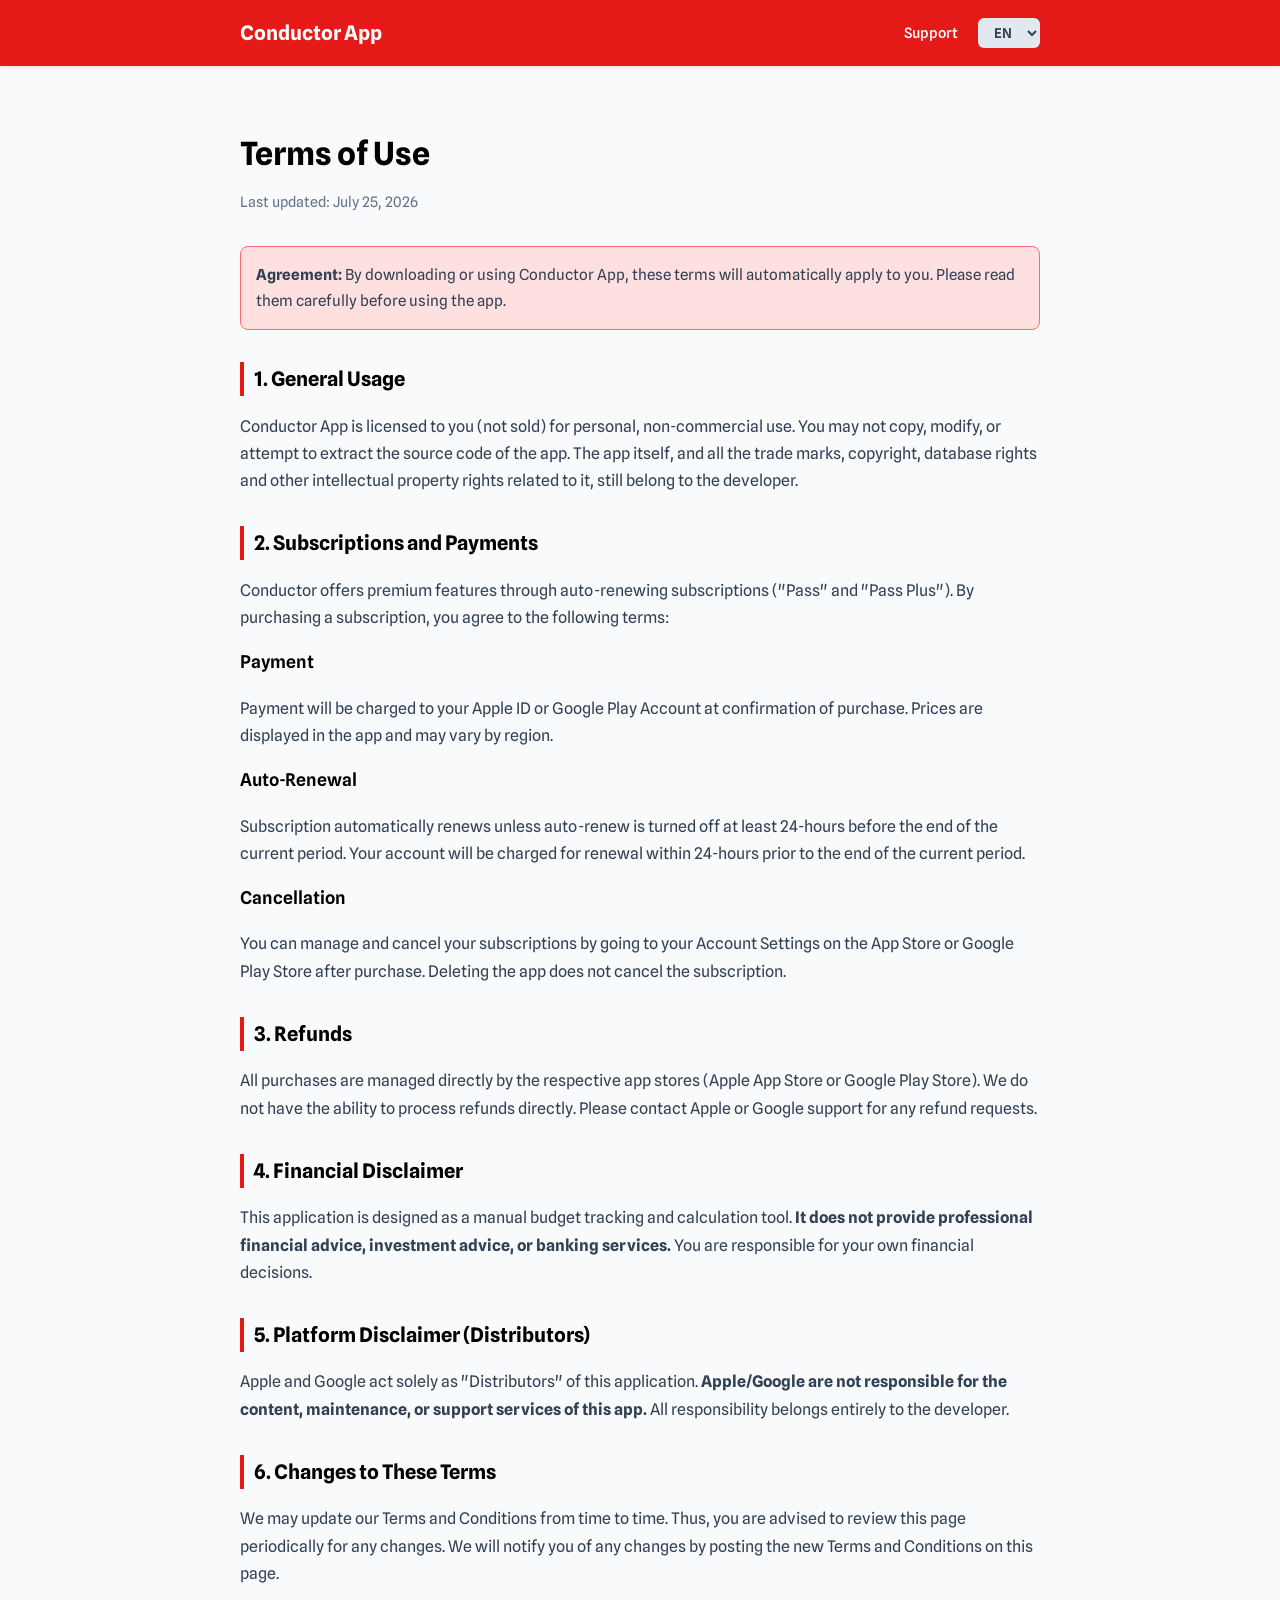
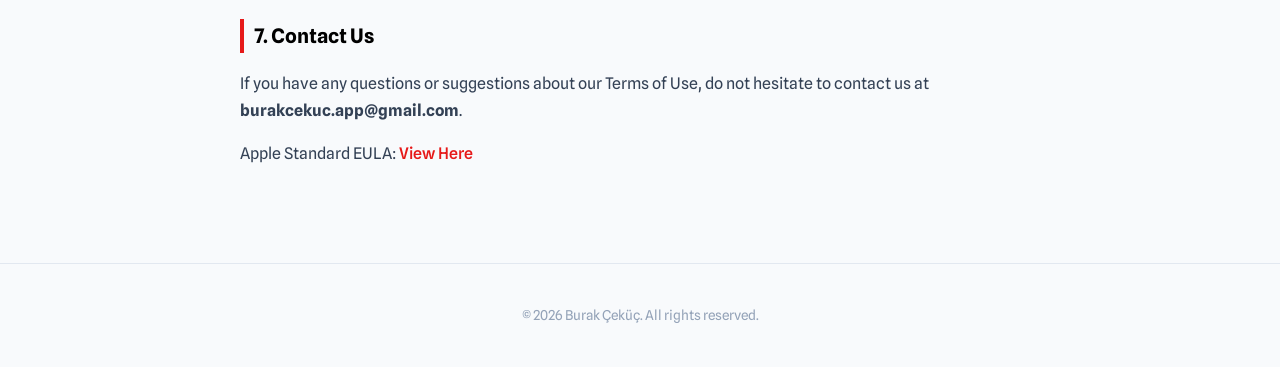
<file: terms-of-use/index.html>
<!DOCTYPE html>
<html lang="en">

<head>
    <!-- Google tag (gtag.js) -->
    <script async src="https://www.googletagmanager.com/gtag/js?id=G-QZ2R4CW2ME"></script>
    <script>
        window.dataLayer = window.dataLayer || [];
        function gtag() { dataLayer.push(arguments); }
        gtag('js', new Date());

        gtag('config', 'G-QZ2R4CW2ME');

        // Global Click Tracking for Buttons and Links
        document.addEventListener('click', (e) => {
            const target = e.target.closest('a, button');
            if (target) {
                const label = target.innerText.trim() || target.getAttribute('aria-label') || target.id || target.name || 'unlabeled';
                gtag('event', 'ui_click', {
                    'element_text': label.substring(0, 40),
                    'element_type': target.tagName.toLowerCase(),
                    'element_id': target.id || 'none',
                    'link_url': target.href || 'none'
                });
            }
        }, true);
    </script>
    <meta charset="UTF-8">
    <meta name="viewport" content="width=device-width, initial-scale=1.0">
    <title>Conductor App - Terms of Use</title>

    <link rel="preconnect" href="https://fonts.googleapis.com">
    <link rel="preconnect" href="https://fonts.gstatic.com" crossorigin>
    <link href="https://fonts.googleapis.com/css2?family=Spline+Sans:wght@300;400;500;600;700&display=swap"
        rel="stylesheet">

    <style>
        :root {
            --primary-color: #e61919;
            --bg-color: #f8fafc;
            --text-color: #334155;
            --heading-color: #000;
            --card-bg: #ffffff;
        }

        body {
            font-family: 'Spline Sans', sans-serif;
            line-height: 1.7;
            color: var(--text-color);
            background-color: var(--bg-color);
            margin: 0;
            padding: 0;
        }

        header {
            background: var(--primary-color);
            box-shadow: 0 1px 3px rgba(0, 0, 0, 0.1);
            position: sticky;
            top: 0;
            z-index: 100;
            padding: 1rem 0;
        }

        .container {
            max-width: 800px;
            margin: 0 auto;
            padding: 0 20px;
        }

        .nav-wrapper {
            display: flex;
            justify-content: space-between;
            align-items: center;
        }

        .brand {
            font-size: 1.25rem;
            font-weight: 700;
            color: var(--card-bg);
            display: flex;
            align-items: center;
            gap: 10px;
        }

        .lang-select {
            padding: 6px 12px;
            border-radius: 6px;
            font-size: 0.85rem;
            font-weight: 600;
            border: none;
            background: #e2e8f0;
            color: #334155;
            cursor: pointer;
            font-family: 'Spline Sans', sans-serif;
            outline: none;
        }

        .content-section {
            display: none;
            padding: 40px 0;
            animation: fadeIn 0.5s ease;
        }

        .content-section.active {
            display: block;
        }

        h1 {
            font-size: 2rem;
            color: var(--heading-color);
            margin-bottom: 0.5rem;
        }

        .date {
            font-size: 0.9rem;
            color: #64748b;
            margin-bottom: 2rem;
            display: block;
        }

        h2 {
            font-size: 1.25rem;
            color: var(--heading-color);
            margin-top: 2rem;
            border-left: 4px solid var(--primary-color);
            padding-left: 10px;
        }

        h3 {
            font-size: 1.1rem;
            color: var(--heading-color);
            margin-top: 1rem;
            font-weight: 600;
        }

        p,
        ul {
            margin-bottom: 1rem;
        }

        ul {
            padding-left: 20px;
        }

        li {
            margin-bottom: 0.5rem;
        }

        a {
            color: var(--primary-color);
            text-decoration: none;
            font-weight: 500;
        }

        a:hover {
            text-decoration: underline;
        }

        .highlight-box {
            background: #ffe0e0;
            border: 1px solid #ff6969;
            border-radius: 8px;
            padding: 15px;
            margin: 20px 0;
            font-size: 0.95rem;
        }

        footer {
            text-align: center;
            padding: 40px 0;
            color: #94a3b8;
            font-size: 0.85rem;
            border-top: 1px solid #e2e8f0;
            margin-top: 40px;
        }

        @keyframes fadeIn {
            from {
                opacity: 0;
                transform: translateY(10px);
            }

            to {
                opacity: 1;
                transform: translateY(0);
            }
        }
    </style>
</head>

<body>

    <header>
        <div class="container nav-wrapper">
            <div class="brand">
                <span id="brand-text">Conductor App</span>
            </div>

            <div style="display: flex; align-items: center; gap: 20px;">
                <a href="../support/" id="nav-support"
                    style="color: white; text-decoration: none; font-size: 0.9rem; font-weight: 500;">Support</a>

                <select class="lang-select" id="lang-select">
                    <option value="en">EN</option>
                    <option value="tr">TR</option>
                    <option value="es">ES</option>
                    <option value="fr">FR</option>
                    <option value="de">DE</option>
                </select>
            </div>
        </div>
    </header>

    <main class="container">

        <!-- ENGLISH -->
        <div id="en" class="content-section">
            <h1>Terms of Use</h1>
            <span class="date">Last updated: July 25, 2026</span>

            <div class="highlight-box">
                <strong>Agreement:</strong> By downloading or using Conductor App, these terms will automatically apply
                to you. Please read them carefully before using the app.
            </div>

            <h2>1. General Usage</h2>
            <p>Conductor App is licensed to you (not sold) for personal, non-commercial use. You may not copy, modify,
                or attempt to extract the source code of the app. The app itself, and all the trade marks, copyright,
                database rights and other intellectual property rights related to it, still belong to the developer.</p>

            <h2>2. Subscriptions and Payments</h2>
            <p>Conductor offers premium features through auto-renewing subscriptions ("Pass" and "Pass Plus"). By
                purchasing a subscription, you agree to the following terms:</p>

            <h3>Payment</h3>
            <p>Payment will be charged to your Apple ID or Google Play Account at confirmation of purchase. Prices are
                displayed in the app and may vary by region.</p>

            <h3>Auto-Renewal</h3>
            <p>Subscription automatically renews unless auto-renew is turned off at least 24-hours before the end of the
                current period. Your account will be charged for renewal within 24-hours prior to the end of the current
                period.</p>

            <h3>Cancellation</h3>
            <p>You can manage and cancel your subscriptions by going to your Account Settings on the App Store or Google
                Play Store after purchase. Deleting the app does not cancel the subscription.</p>

            <h2>3. Refunds</h2>
            <p>All purchases are managed directly by the respective app stores (Apple App Store or Google Play Store).
                We do not have the ability to process refunds directly. Please contact Apple or Google support for any
                refund requests.</p>

            <h2>4. Financial Disclaimer</h2>
            <p>This application is designed as a manual budget tracking and calculation tool. <strong>It does not
                    provide professional financial advice, investment advice, or banking services.</strong> You are
                responsible for your own financial decisions.</p>

            <h2>5. Platform Disclaimer (Distributors)</h2>
            <p>Apple and Google act solely as "Distributors" of this application. <strong>Apple/Google are not
                    responsible for the content, maintenance, or support services of this app.</strong> All
                responsibility belongs entirely to the developer.</p>

            <h2>6. Changes to These Terms</h2>
            <p>We may update our Terms and Conditions from time to time. Thus, you are advised to review this page
                periodically for any changes. We will notify you of any changes by posting the new Terms and Conditions
                on this page.</p>

            <h2>7. Contact Us</h2>
            <p>If you have any questions or suggestions about our Terms of Use, do not hesitate to contact us at
                <strong>burakcekuc.app@gmail.com</strong>.
            </p>
            <p>Apple Standard EULA: <a href="https://www.apple.com/legal/internet-services/itunes/dev/stdeula/"
                    target="_blank">View Here</a></p>
        </div>

        <!-- TURKISH -->
        <div id="tr" class="content-section">
            <h1>Kullanım Koşulları</h1>
            <span class="date">Son güncelleme: 25 Temmuz 2026</span>

            <div class="highlight-box">
                <strong>Anlaşma:</strong> Kondüktör App'i indirerek veya kullanarak, bu koşulların otomatik olarak sizin
                için geçerli olacağını kabul etmiş olursunuz. Lütfen kullanmadan önce dikkatlice okuyun.
            </div>

            <h2>1. Genel Kullanım</h2>
            <p>Kondüktör App, kişisel ve ticari olmayan kullanımınız için size lisanslanmıştır (satılmamıştır).
                Uygulamanın kaynak kodunu kopyalayamaz, değiştiremez veya çıkarmaya çalışamazsınız. Uygulamanın kendisi
                ve onunla ilgili tüm ticari markalar, telif hakları ve diğer fikri mülkiyet hakları geliştiriciye
                aittir.</p>

            <h2>2. Abonelikler ve Ödemeler</h2>
            <p>Kondüktör, otomatik yenilenen abonelikler ("Pass" ve "Pass Plus") aracılığıyla premium özellikler sunar.
                Bir abonelik satın alarak aşağıdaki şartları kabul edersiniz:</p>

            <h3>Ödeme</h3>
            <p>Ödeme, satın alma onayının ardından Apple ID veya Google Play Hesabınızdan tahsil edilecektir. Fiyatlar
                uygulama içinde gösterilir ve bölgeye göre değişiklik gösterebilir.</p>

            <h3>Otomatik Yenileme</h3>
            <p>Otomatik yenileme, mevcut dönemin bitiminden en az 24 saat önce kapatılmadığı sürece abonelik otomatik
                olarak yenilenir. Hesabınız, mevcut dönemin bitiminden önceki 24 saat içinde yenileme için
                ücretlendirilecektir.</p>

            <h3>İptal</h3>
            <p>Aboneliklerinizi satın aldıktan sonra App Store veya Google Play Store'daki Hesap Ayarlarınıza giderek
                yönetebilir ve iptal edebilirsiniz. Uygulamayı silmek aboneliği iptal etmez.</p>

            <h2>3. İadeler</h2>
            <p>Tüm satın alma işlemleri doğrudan ilgili uygulama mağazaları (Apple App Store veya Google Play Store)
                tarafından yönetilir. İadeleri doğrudan işleme yeteneğimiz yoktur. İade talepleri için lütfen Apple veya
                Google destek ekibiyle iletişime geçin.</p>

            <h2>4. Finansal Yasal Uyarı</h2>
            <p>Bu uygulama manuel bir bütçe takip ve hesaplama aracı olarak tasarlanmıştır. <strong>Profesyonel finansal
                    danışmanlık, yatırım tavsiyesi veya bankacılık hizmeti sunmaz.</strong> Kendi finansal
                kararlarınızdan siz sorumlusunuz.</p>

            <h2>5. Dağıtıcı Platformlar (Sorumluluk Reddi)</h2>
            <p>Apple ve Google bu uygulamada yalnızca "Distribütör" (Dağıtıcı) olarak yer almaktadır.
                <strong>Apple/Google, bu uygulamanın içeriğinden, bakımından veya destek hizmetlerinden sorumlu
                    değildir.</strong> Tüm sorumluluk geliştiriciye aittir.
            </p>

            <h2>6. Değişiklikler</h2>
            <p>Hüküm ve Koşullarımızı zaman zaman güncelleyebiliriz. Bu nedenle, herhangi bir değişiklik için bu sayfayı
                periyodik olarak incelemeniz tavsiye edilir.</p>

            <h2>7. İletişim</h2>
            <p>Kullanım Koşullarımız hakkında herhangi bir sorunuz varsa, bizimle iletişime geçmekten çekinmeyin:
                <strong>burakcekuc.app@gmail.com</strong>.
            </p>
            <p>Apple Standart EULA (Son Kullanıcı Lisans Sözleşmesi): <a
                    href="https://www.apple.com/legal/internet-services/itunes/dev/stdeula/" target="_blank">Buradan
                    İnceleyin</a></p>
        </div>

        <!-- SPANISH -->
        <div id="es" class="content-section">
            <h1>Términos de Uso</h1>
            <span class="date">Última actualización: 25 de julio de 2026</span>

            <div class="highlight-box">
                <strong>Acuerdo:</strong> Al descargar o usar Revisor App, estos términos se aplicarán
                automáticamente. Por favor léalos cuidadosamente antes de usar la aplicación.
            </div>

            <h2>1. Uso General</h2>
            <p>Revisor App está licenciada para usted (no vendida) para uso personal y no comercial. No puede copiar,
                modificar ni intentar extraer el código fuente de la aplicación. La aplicación en sí, y todas las
                marcas comerciales, derechos de autor, derechos de bases de datos y otros derechos de propiedad
                intelectual relacionados, siguen perteneciendo al desarrollador.</p>

            <h2>2. Suscripciones y Pagos</h2>
            <p>Revisor ofrece funciones premium a través de suscripciones de renovación automática ("Pass" y "Pass
                Plus"). Al comprar una suscripción, acepta los siguientes términos:</p>

            <h3>Pago</h3>
            <p>El pago se cargará a su ID de Apple o Cuenta de Google Play al confirmar la compra. Los precios se
                muestran en la aplicación y pueden variar según la región.</p>

            <h3>Renovación Automática</h3>
            <p>La suscripción se renueva automáticamente a menos que la renovación automática se desactive al menos
                24 horas antes del final del período actual. Su cuenta será cobrada por la renovación dentro de las
                24 horas anteriores al final del período actual.</p>

            <h3>Cancelación</h3>
            <p>Puede administrar y cancelar sus suscripciones accediendo a la Configuración de su Cuenta en el
                App Store o Google Play Store después de la compra. Eliminar la aplicación no cancela la suscripción.
            </p>

            <h2>3. Reembolsos</h2>
            <p>Todas las compras son gestionadas directamente por las tiendas de aplicaciones respectivas (Apple
                App Store o Google Play Store). No tenemos la capacidad de procesar reembolsos directamente. Contacte
                con el soporte de Apple o Google para cualquier solicitud de reembolso.</p>

            <h2>4. Aviso Legal Financiero</h2>
            <p>Esta aplicación está diseñada como una herramienta manual de seguimiento y cálculo de presupuestos.
                <strong>No proporciona asesoramiento financiero profesional, asesoramiento de inversiones, ni servicios
                    bancarios.</strong> Usted es responsable de sus propias decisiones financieras.
            </p>

            <h2>5. Aviso Legal de Plataforma (Distribuidores)</h2>
            <p>Apple y Google actúan únicamente como "Distribuidores" de esta aplicación. <strong>Apple/Google no son
                    responsables del contenido, mantenimiento o servicios de soporte de esta aplicación.</strong> Toda
                la responsabilidad corresponde íntegramente al desarrollador.</p>

            <h2>6. Cambios en estos Términos</h2>
            <p>Podemos actualizar nuestros Términos y Condiciones de vez en cuando. Por lo tanto, se le aconseja
                revisar esta página periódicamente para detectar cualquier cambio. Le notificaremos cualquier cambio
                publicando los nuevos Términos y Condiciones en esta página.</p>

            <h2>7. Contáctenos</h2>
            <p>Si tiene alguna pregunta o sugerencia sobre nuestros Términos de Uso, no dude en contactarnos en
                <strong>burakcekuc.app@gmail.com</strong>.
            </p>
            <p>CLUF estándar de Apple: <a href="https://www.apple.com/legal/internet-services/itunes/dev/stdeula/"
                    target="_blank">Ver aquí</a></p>
        </div>

        <!-- FRENCH -->
        <div id="fr" class="content-section">
            <h1>Conditions d'Utilisation</h1>
            <span class="date">Dernière mise à jour : 25 juillet 2026</span>

            <div class="highlight-box">
                <strong>Accord :</strong> En téléchargeant ou en utilisant Contrôleur App, ces conditions s'appliqueront
                automatiquement. Veuillez les lire attentivement avant d'utiliser l'application.
            </div>

            <h2>1. Utilisation Générale</h2>
            <p>Contrôleur App vous est accordée sous licence (non vendue) pour un usage personnel et non commercial.
                Vous ne pouvez pas copier, modifier ni tenter d'extraire le code source de l'application. L'application
                elle-même, ainsi que toutes les marques commerciales, droits d'auteur, droits sur les bases de données
                et autres droits de propriété intellectuelle qui y sont liés, appartiennent toujours au développeur.</p>

            <h2>2. Abonnements et Paiements</h2>
            <p>Contrôleur propose des fonctionnalités premium via des abonnements à renouvellement automatique ("Pass"
                et "Pass Plus"). En achetant un abonnement, vous acceptez les conditions suivantes :</p>

            <h3>Paiement</h3>
            <p>Le paiement sera débité de votre identifiant Apple ou Compte Google Play à la confirmation de l'achat.
                Les prix sont affichés dans l'application et peuvent varier selon la région.</p>

            <h3>Renouvellement Automatique</h3>
            <p>L'abonnement se renouvelle automatiquement sauf si le renouvellement automatique est désactivé au moins
                24 heures avant la fin de la période en cours. Votre compte sera débité pour le renouvellement dans les
                24 heures précédant la fin de la période en cours.</p>

            <h3>Annulation</h3>
            <p>Vous pouvez gérer et annuler vos abonnements en accédant aux Paramètres de votre Compte sur l'App Store
                ou Google Play Store après l'achat. La suppression de l'application n'annule pas l'abonnement.</p>

            <h2>3. Remboursements</h2>
            <p>Tous les achats sont gérés directement par les boutiques d'applications respectives (Apple App Store ou
                Google Play Store). Nous n'avons pas la capacité de traiter les remboursements directement. Veuillez
                contacter l'assistance Apple ou Google pour toute demande de remboursement.</p>

            <h2>4. Avis de Non-Responsabilité Financière</h2>
            <p>Cette application est conçue comme un outil manuel de suivi et de calcul de budget.
                <strong>Elle ne fournit pas de conseils financiers professionnels, de conseils en investissement, ni de
                    services bancaires.</strong> Vous êtes responsable de vos propres décisions financières.
            </p>

            <h2>5. Avis de Non-Responsabilité de Plateforme (Distributeurs)</h2>
            <p>Apple et Google agissent uniquement en tant que "Distributeurs" de cette application.
                <strong>Apple/Google ne sont pas responsables du contenu, de la maintenance ou des services
                    d'assistance de cette application.</strong> Toute responsabilité appartient entièrement au
                développeur.
            </p>

            <h2>6. Modifications de ces Conditions</h2>
            <p>Nous pouvons mettre à jour nos Conditions Générales de temps à autre. Ainsi, il vous est conseillé de
                consulter cette page périodiquement pour tout changement. Nous vous informerons de tout changement en
                publiant les nouvelles Conditions Générales sur cette page.</p>

            <h2>7. Contactez-Nous</h2>
            <p>Si vous avez des questions ou des suggestions concernant nos Conditions d'Utilisation, n'hésitez pas à
                nous contacter à <strong>burakcekuc.app@gmail.com</strong>.
            </p>
            <p>CLUF Apple standard : <a href="https://www.apple.com/legal/internet-services/itunes/dev/stdeula/"
                    target="_blank">Voir ici</a></p>
        </div>

        <!-- GERMAN -->
        <div id="de" class="content-section">
            <h1>Nutzungsbedingungen</h1>
            <span class="date">Letzte Aktualisierung: 25. Juli 2026</span>

            <div class="highlight-box">
                <strong>Vereinbarung:</strong> Durch das Herunterladen oder Nutzen der Schaffner App gelten diese
                Bedingungen automatisch für Sie. Bitte lesen Sie sie sorgfältig, bevor Sie die App verwenden.
            </div>

            <h2>1. Allgemeine Nutzung</h2>
            <p>Die Schaffner App wird Ihnen für den persönlichen, nicht-kommerziellen Gebrauch lizenziert (nicht
                verkauft). Sie dürfen den Quellcode der App weder kopieren noch verändern noch versuchen, ihn zu
                extrahieren. Die App selbst sowie alle damit verbundenen Marken-, Urheber-, Datenbank- und sonstigen
                geistigen Eigentumsrechte verbleiben beim Entwickler.</p>

            <h2>2. Abonnements und Zahlungen</h2>
            <p>Schaffner bietet Premium-Funktionen über automatisch verlängerte Abonnements ("Pass" und "Pass Plus")
                an. Mit dem Kauf eines Abonnements stimmen Sie den folgenden Bedingungen zu:</p>

            <h3>Zahlung</h3>
            <p>Die Zahlung wird bei Bestätigung des Kaufs Ihrer Apple-ID oder Ihrem Google Play-Konto belastet. Die
                Preise werden in der App angezeigt und können je nach Region variieren.</p>

            <h3>Automatische Verlängerung</h3>
            <p>Das Abonnement verlängert sich automatisch, sofern die automatische Verlängerung nicht mindestens 24
                Stunden vor Ende des aktuellen Zeitraums deaktiviert wird. Ihr Konto wird innerhalb von 24 Stunden vor
                Ende des aktuellen Zeitraums mit der Verlängerungsgebühr belastet.</p>

            <h3>Kündigung</h3>
            <p>Sie können Ihre Abonnements nach dem Kauf über die Kontoeinstellungen im App Store oder Google Play
                Store verwalten und kündigen. Das Löschen der App kündigt das Abonnement nicht.</p>

            <h2>3. Rückerstattungen</h2>
            <p>Alle Käufe werden direkt von den jeweiligen App-Stores (Apple App Store oder Google Play Store)
                verwaltet. Wir sind nicht in der Lage, Rückerstattungen direkt zu bearbeiten. Bitte wenden Sie sich
                für Rückerstattungsanfragen an den Apple- oder Google-Support.</p>

            <h2>4. Finanzieller Haftungsausschluss</h2>
            <p>Diese Anwendung ist als manuelles Werkzeug zur Budgetverfolgung und -berechnung konzipiert.
                <strong>Sie bietet keine professionelle Finanzberatung, Anlageberatung oder Bankdienstleistungen.</strong>
                Sie sind für Ihre eigenen finanziellen Entscheidungen verantwortlich.</p>

            <h2>5. Plattform-Haftungsausschluss (Vertreiber)</h2>
            <p>Apple und Google fungieren ausschließlich als "Vertreiber" dieser Anwendung. <strong>Apple/Google sind
                    nicht verantwortlich für den Inhalt, die Wartung oder die Support-Dienste dieser App.</strong>
                Die gesamte Verantwortung liegt vollständig beim Entwickler.</p>

            <h2>6. Änderungen dieser Bedingungen</h2>
            <p>Wir können unsere Allgemeinen Geschäftsbedingungen von Zeit zu Zeit aktualisieren. Es wird daher
                empfohlen, diese Seite regelmäßig auf Änderungen zu überprüfen. Wir werden Sie über etwaige Änderungen
                informieren, indem wir die neuen Bedingungen auf dieser Seite veröffentlichen.</p>

            <h2>7. Kontaktieren Sie uns</h2>
            <p>Wenn Sie Fragen oder Anregungen zu unseren Nutzungsbedingungen haben, zögern Sie nicht, uns unter
                <strong>burakcekuc.app@gmail.com</strong> zu kontaktieren.
            </p>
            <p>Apple Standard-EULA: <a href="https://www.apple.com/legal/internet-services/itunes/dev/stdeula/"
                    target="_blank">Hier ansehen</a></p>
        </div>

    </main>

    <footer>
        <div class="container">
            &copy; 2026 Burak Çeküç. All rights reserved.
        </div>
    </footer>

    <script>
        function switchLang(lang) {
            document.querySelectorAll('.content-section').forEach(s => s.classList.remove('active'));
            const section = document.getElementById(lang);
            if (section) section.classList.add('active');

            document.getElementById('lang-select').value = lang;

            const labels = {
                tr: { brand: 'Kondüktör App', support: 'Destek' },
                en: { brand: 'Conductor App', support: 'Support' },
                es: { brand: 'Revisor App', support: 'Soporte' },
                fr: { brand: 'Contrôleur App', support: 'Support' },
                de: { brand: 'Schaffner App', support: 'Support' }
            };
            const lbl = labels[lang] || labels.en;
            document.getElementById('brand-text').innerText = lbl.brand;
            document.getElementById('nav-support').innerText = lbl.support;

            localStorage.setItem('conductor-lang', lang);
            document.documentElement.lang = lang;
        }

        document.addEventListener('DOMContentLoaded', () => {
            const savedLang = localStorage.getItem('conductor-lang') || 'en';
            switchLang(savedLang);
            document.getElementById('lang-select').addEventListener('change', e => switchLang(e.target.value));
        });
    </script>

</body>

</html>
</file>
<file: style.css>
:root {
    --primary-color: #e61919;
    --text-color: #ffffff;
    --bg-color: #0f0f0f;
    --secondary-bg: #1a1a1a;
    --accent-glow: rgba(230, 25, 25, 0.3);
}

* {
    margin: 0;
    padding: 0;
    box-sizing: border-box;
}

body {
    font-family: 'Spline Sans', sans-serif;
    background-color: var(--bg-color);
    color: var(--text-color);
    overflow-x: hidden;
    line-height: 1.6;
}

/* Header */
header {
    position: fixed;
    top: 0;
    width: 100%;
    padding: 20px 5%;
    display: flex;
    justify-content: space-between;
    align-items: center;
    background: rgba(15, 15, 15, 0.8);
    backdrop-filter: blur(10px);
    z-index: 1000;
    border-bottom: 1px solid rgba(255, 255, 255, 0.1);
}

.logo {
    font-weight: 700;
    font-size: 1.5rem;
    color: var(--primary-color);
    letter-spacing: 0.5px;
}

.nav-container {
    display: flex;
    align-items: center;
    gap: 30px;
}

nav ul {
    display: flex;
    gap: 30px;
    list-style: none;
}

nav a {
    color: var(--text-color);
    text-decoration: none;
    font-weight: 500;
    transition: color 0.3s;
}

nav a:hover {
    color: var(--primary-color);
}

/* Language Switcher */
.lang-select {
    background: rgba(255, 255, 255, 0.08);
    border: 1px solid rgba(255, 255, 255, 0.2);
    color: #fff;
    padding: 6px 10px;
    border-radius: 6px;
    font-size: 0.9rem;
    font-weight: 600;
    cursor: pointer;
    font-family: 'Spline Sans', sans-serif;
    outline: none;
    margin-left: 20px;
}

.lang-select:hover {
    background: rgba(255, 255, 255, 0.15);
}

.lang-select option {
    background: #1a1a1a;
    color: #fff;
}

/* Hero Section */
.hero {
    min-height: 100vh;
    display: flex;
    align-items: center;
    justify-content: space-between;
    padding: 120px 5% 50px;
    position: relative;
    overflow: hidden;
}

/* Background animated blobs */
.blob {
    position: absolute;
    border-radius: 50%;
    filter: blur(80px);
    opacity: 0.4;
    z-index: -1;
    animation: float 10s infinite ease-in-out;
}

.blob-1 {
    width: 400px;
    height: 400px;
    background: var(--primary-color);
    top: -100px;
    right: -100px;
    animation-delay: 0s;
}

.blob-2 {
    width: 300px;
    height: 300px;
    background: #ff6b6b;
    bottom: -50px;
    left: -50px;
    animation-delay: 5s;
}

@keyframes float {

    0%,
    100% {
        transform: translate(0, 0);
    }

    50% {
        transform: translate(30px, 50px);
    }
}

.hero-content {
    flex: 1;
    max-width: 750px;
    z-index: 10;
}

.hero h1 {
    font-size: clamp(2.5rem, 7vw, 3.8rem);
    font-weight: 700;
    line-height: 1.1;
    margin-bottom: 20px;
    background: linear-gradient(to right, #fff, #ccc);
    -webkit-background-clip: text;
    background-clip: text;
    -webkit-text-fill-color: transparent;
    opacity: 0;
    animation: slideInLeft 0.8s forwards 0.2s;
    text-wrap: balance;
    max-width: 750px;
}

.hero p {
    font-size: 1.2rem;
    color: #ccc;
    margin-bottom: 40px;
    opacity: 0;
    animation: slideInLeft 0.8s forwards 0.4s;
}

.store-buttons {
    display: flex;
    gap: 20px;
    align-items: center;
    opacity: 0;
    animation: slideInUp 0.8s forwards 0.6s;
    flex-wrap: wrap;
}

.store-btn-container {
    display: flex;
    flex-direction: column;
    align-items: center;
}

.store-btn {
    height: 60px;
    transition: transform 0.3s, opacity 0.3s;
    filter: grayscale(100%) opacity(0.6);
    cursor: not-allowed;
}

.store-btn.available {
    filter: none;
    cursor: pointer;
}

.store-btn.available:hover {
    transform: scale(1.05);
}

.coming-soon-badge {
    margin-top: 8px;
    font-size: 0.8rem;
    color: var(--primary-color);
    font-weight: 600;
    text-transform: uppercase;
    letter-spacing: 1px;
    opacity: 0.8;
}

.coming-soon-badge.available {
    color: #22c55e;
}

/* Visual Element (Right Side) */
.hero-visual {
    flex: 1;
    display: flex;
    justify-content: center;
    align-items: center;
    position: relative;
    opacity: 0;
    animation: fadeIn 1s forwards 0.8s;
}

.phone-mockup {
    width: 300px;
    height: 600px;
    background: #1a1a1a;
    border: 8px solid #333;
    border-radius: 50px;
    position: relative;
    box-shadow:
        0 20px 50px rgba(0, 0, 0, 0.8),
        inset 0 0 10px rgba(255, 255, 255, 0.1);
    display: flex;
    justify-content: center;
    align-items: center;
    transform: rotate(-10deg);
    transition: transform 0.5s, box-shadow 0.5s;
    z-index: 1;
}

/* Side Buttons */
.phone-mockup::before,
.phone-mockup::after {
    content: '';
    position: absolute;
    background: #333;
    border-radius: 2px;
}

/* Volume Buttons */
.phone-mockup::before {
    width: 3px;
    height: 60px;
    left: -11px;
    top: 100px;
    box-shadow: 0 40px 0 #333;
    /* Second button */
}

/* Power Button */
.phone-mockup::after {
    width: 3px;
    height: 40px;
    right: -11px;
    top: 120px;
}

.phone-mockup:hover {
    transform: rotate(0deg) scale(1.02);
    box-shadow: 0 25px 60px rgba(0, 0, 0, 0.9);
}

.phone-screen {
    width: calc(100% - 10px);
    height: calc(100% - 10px);
    background: #000;
    border-radius: 42px;
    overflow: hidden;
    position: relative;
    display: flex;
    justify-content: center;
    align-items: center;
}

.notch {
    position: absolute;
    top: 15px;
    width: 100px;
    height: 25px;
    background: #000;
    border-radius: 20px;
    z-index: 10;
    display: flex;
    justify-content: center;
    align-items: center;
}

.notch::before {
    content: '';
    width: 8px;
    height: 8px;
    background: #1a1a1a;
    border-radius: 50%;
    margin-left: 50px;
}

.app-screenshot {
    width: 100%;
    height: 100%;
    object-fit: cover;
    display: block;
}

/* Animations */
@keyframes slideInLeft {
    from {
        opacity: 0;
        transform: translateX(-50px);
    }

    to {
        opacity: 1;
        transform: translateX(0);
    }
}

@keyframes slideInUp {
    from {
        opacity: 0;
        transform: translateY(30px);
    }

    to {
        opacity: 1;
        transform: translateY(0);
    }
}

@keyframes fadeIn {
    from {
        opacity: 0;
    }

    to {
        opacity: 1;
    }
}

/* Footer */
footer {
    padding: 40px 5%;
    background: var(--secondary-bg);
    color: #888;
    font-size: 0.9rem;
    display: flex;
    justify-content: space-between;
    align-items: center;
    border-top: 1px solid rgba(255, 255, 255, 0.05);
}

footer a {
    color: #888;
    text-decoration: none;
    transition: color 0.3s;
}

footer a:hover {
    color: var(--primary-color);
}

.footer-links {
    display: flex;
    gap: 30px;
}

/* Responsive */
@media (max-width: 968px) {
    .hero {
        flex-direction: column;
        text-align: center;
        padding-top: 100px;
        gap: 50px;
    }

    .hero h1 {
        font-size: 3rem;
    }

    .store-buttons {
        justify-content: center;
    }

    .phone-mockup {
        width: 260px;
        height: 520px;
        transform: rotate(0);
    }

    .nav-container {
        display: flex;
        /* Mobilde gizli kalmasın */
        gap: 15px;
        /* Mobilde boşluğu daralt */
    }

    nav ul {
        display: none;
        /* Linkleri gizli tut ama konteyneri göster */
    }

    /* Eğer linklerin de görünmesini istiyorsan üstteki display:none'ı kaldırabilirsin */
    /* Destek linkini mobilde göstermek için özel kural: */
    nav ul {
        display: flex;
        gap: 15px;
    }

    .lang-select {
        margin-left: 10px;
    }

    footer {
        flex-direction: column;
        gap: 20px;
        text-align: center;
    }

    .footer-links {
        justify-content: center;
        gap: 20px;
    }
}

@media (max-width: 480px) {
    .hero h1 {
        font-size: 2.2rem;
    }

    .store-btn {
        height: 48px;
    }
}
</file>
